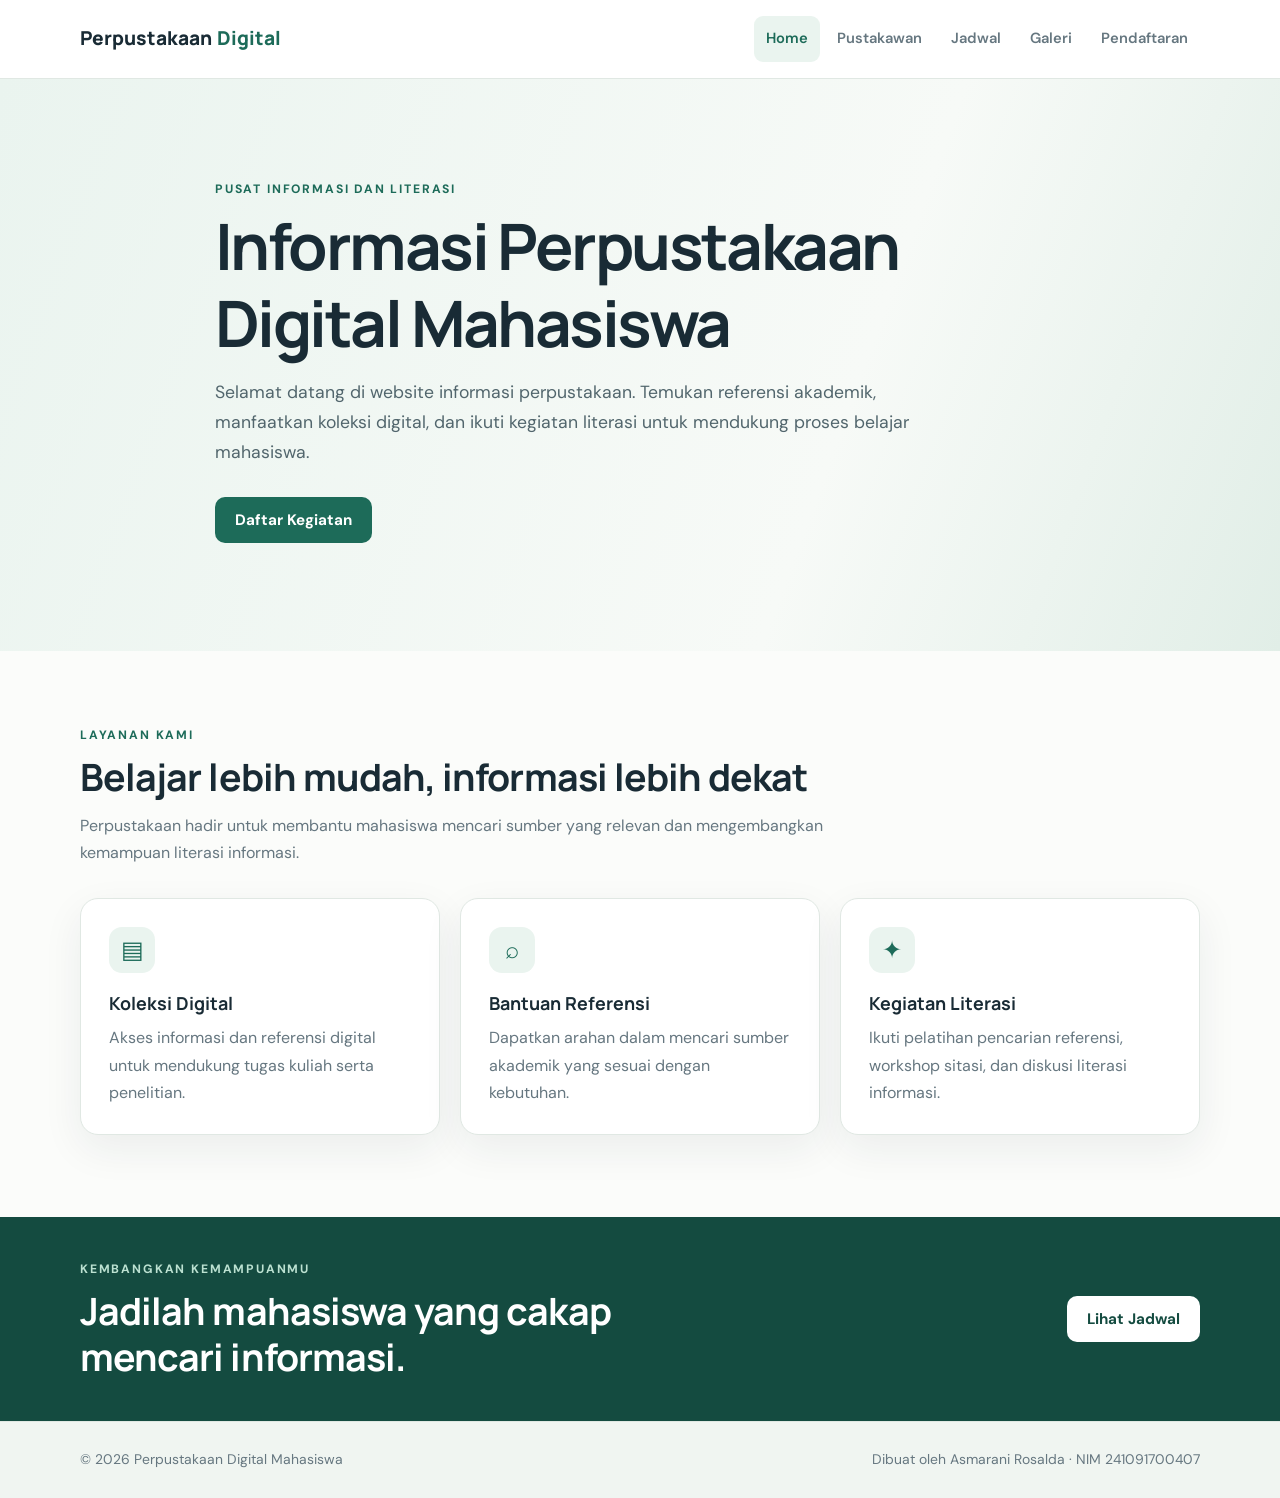
<file: index.html>
<!DOCTYPE html>
<html lang="id">
<head>
  <meta charset="UTF-8">
  <meta name="viewport" content="width=device-width, initial-scale=1.0">
  <title>Home | Perpustakaan Digital Mahasiswa</title>
  <link rel="stylesheet" href="style.css">
</head>
<body>
  <header class="site-header">
    <div class="container header-inner">
      <a class="brand" href="index.html">Perpustakaan<span>Digital</span></a>
      <nav aria-label="Navigasi utama">
        <a class="active" href="index.html">Home</a>
        <a href="pustakawan.html">Pustakawan</a>
        <a href="jadwal.html">Jadwal</a>
        <a href="galeri.html">Galeri</a>
        <a href="pendaftaran.html">Pendaftaran</a>
      </nav>
    </div>
  </header>

  <main>
    <section class="hero">
      <div class="container hero-content">
        <p class="eyebrow">Pusat Informasi dan Literasi</p>
        <h1>Informasi Perpustakaan Digital Mahasiswa</h1>
        <p>Selamat datang di website informasi perpustakaan. Temukan referensi akademik, manfaatkan koleksi digital, dan ikuti kegiatan literasi untuk mendukung proses belajar mahasiswa.</p>
        <a class="button" href="pendaftaran.html">Daftar Kegiatan</a>
      </div>
    </section>

    <section class="section container">
      <div class="section-heading">
        <p class="eyebrow">Layanan Kami</p>
        <h2>Belajar lebih mudah, informasi lebih dekat</h2>
        <p>Perpustakaan hadir untuk membantu mahasiswa mencari sumber yang relevan dan mengembangkan kemampuan literasi informasi.</p>
      </div>
      <div class="cards">
        <article class="card">
          <div class="card-icon">▤</div>
          <h3>Koleksi Digital</h3>
          <p>Akses informasi dan referensi digital untuk mendukung tugas kuliah serta penelitian.</p>
        </article>
        <article class="card">
          <div class="card-icon">⌕</div>
          <h3>Bantuan Referensi</h3>
          <p>Dapatkan arahan dalam mencari sumber akademik yang sesuai dengan kebutuhan.</p>
        </article>
        <article class="card">
          <div class="card-icon">✦</div>
          <h3>Kegiatan Literasi</h3>
          <p>Ikuti pelatihan pencarian referensi, workshop sitasi, dan diskusi literasi informasi.</p>
        </article>
      </div>
    </section>
    <section class="callout">
      <div class="container callout-inner">
        <div><p class="eyebrow">Kembangkan kemampuanmu</p><h2>Jadilah mahasiswa yang cakap mencari informasi.</h2></div>
        <a class="button button-light" href="jadwal.html">Lihat Jadwal</a>
      </div>
    </section>
  </main>

  <footer><div class="container footer-inner"><p>© 2026 Perpustakaan Digital Mahasiswa</p><p>Dibuat oleh Asmarani Rosalda · NIM 241091700407</p></div></footer>
</body>
</html>
</file>
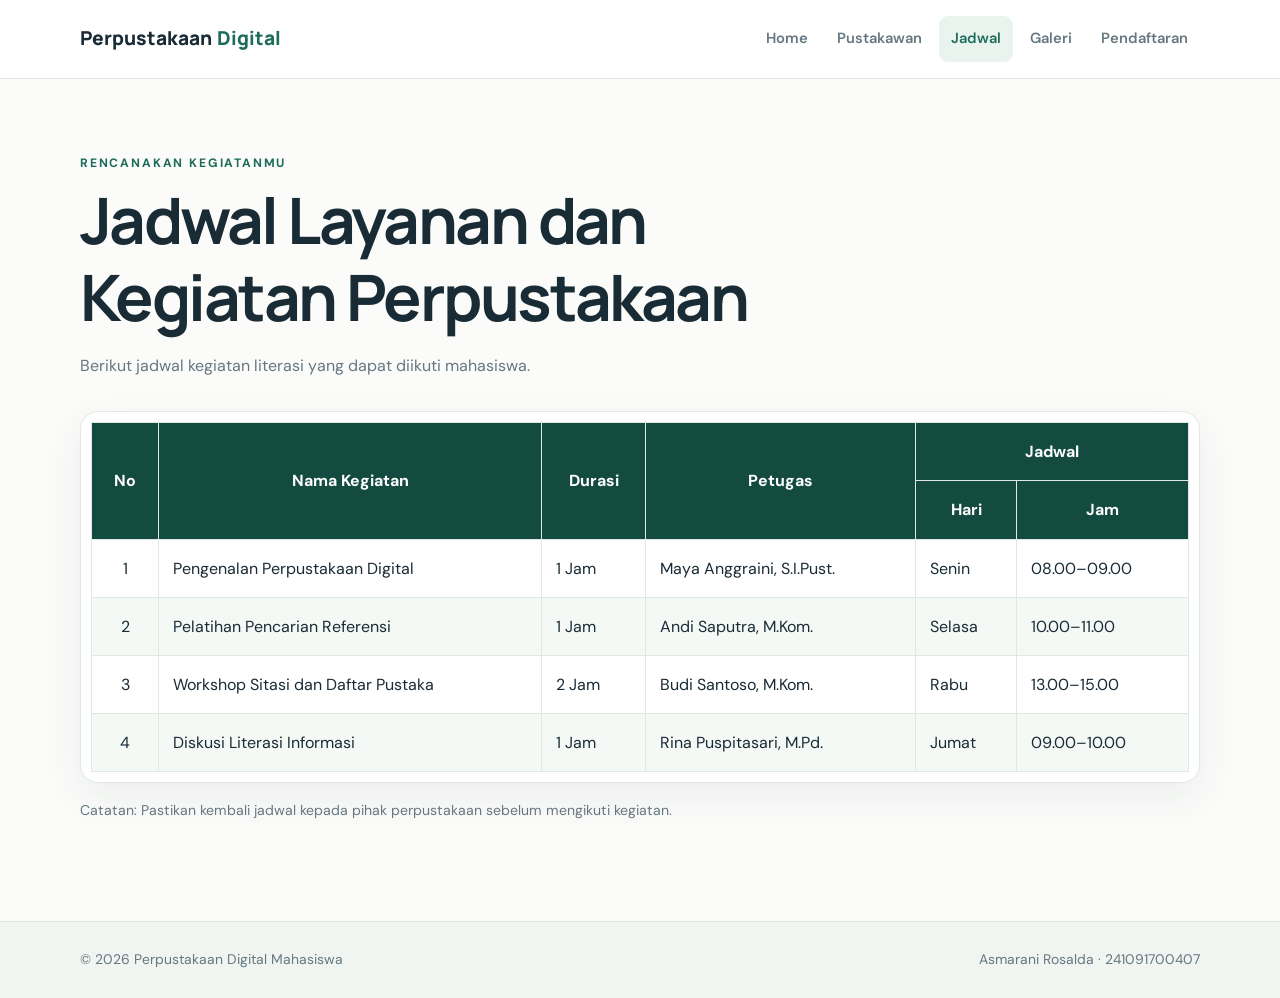
<file: jadwal.html>
<!DOCTYPE html>
<html lang="id">
<head>
  <meta charset="UTF-8">
  <meta name="viewport" content="width=device-width, initial-scale=1.0">
  <title>Jadwal | Perpustakaan Digital Mahasiswa</title>
  <link rel="stylesheet" href="style.css">
</head>
<body>
  <header class="site-header"><div class="container header-inner">
    <a class="brand" href="index.html">Perpustakaan<span>Digital</span></a>
    <nav aria-label="Navigasi utama">
      <a href="index.html">Home</a><a href="pustakawan.html">Pustakawan</a><a class="active" href="jadwal.html">Jadwal</a><a href="galeri.html">Galeri</a><a href="pendaftaran.html">Pendaftaran</a>
    </nav>
  </div></header>
  <main class="section container">
    <div class="page-intro"><p class="eyebrow">Rencanakan Kegiatanmu</p><h1>Jadwal Layanan dan Kegiatan Perpustakaan</h1><p>Berikut jadwal kegiatan literasi yang dapat diikuti mahasiswa.</p></div>
    <div class="table-wrap card">
      <table>
        <thead>
          <tr><th rowspan="2">No</th><th rowspan="2">Nama Kegiatan</th><th rowspan="2">Durasi</th><th rowspan="2">Petugas</th><th colspan="2">Jadwal</th></tr>
          <tr><th>Hari</th><th>Jam</th></tr>
        </thead>
        <tbody>
          <tr><td>1</td><td>Pengenalan Perpustakaan Digital</td><td>1 Jam</td><td>Maya Anggraini, S.I.Pust.</td><td>Senin</td><td>08.00–09.00</td></tr>
          <tr><td>2</td><td>Pelatihan Pencarian Referensi</td><td>1 Jam</td><td>Andi Saputra, M.Kom.</td><td>Selasa</td><td>10.00–11.00</td></tr>
          <tr><td>3</td><td>Workshop Sitasi dan Daftar Pustaka</td><td>2 Jam</td><td>Budi Santoso, M.Kom.</td><td>Rabu</td><td>13.00–15.00</td></tr>
          <tr><td>4</td><td>Diskusi Literasi Informasi</td><td>1 Jam</td><td>Rina Puspitasari, M.Pd.</td><td>Jumat</td><td>09.00–10.00</td></tr>
        </tbody>
      </table>
    </div>
    <p class="note">Catatan: Pastikan kembali jadwal kepada pihak perpustakaan sebelum mengikuti kegiatan.</p>
  </main>
  <footer><div class="container footer-inner"><p>© 2026 Perpustakaan Digital Mahasiswa</p><p>Asmarani Rosalda · 241091700407</p></div></footer>
</body>
</html>
</file>
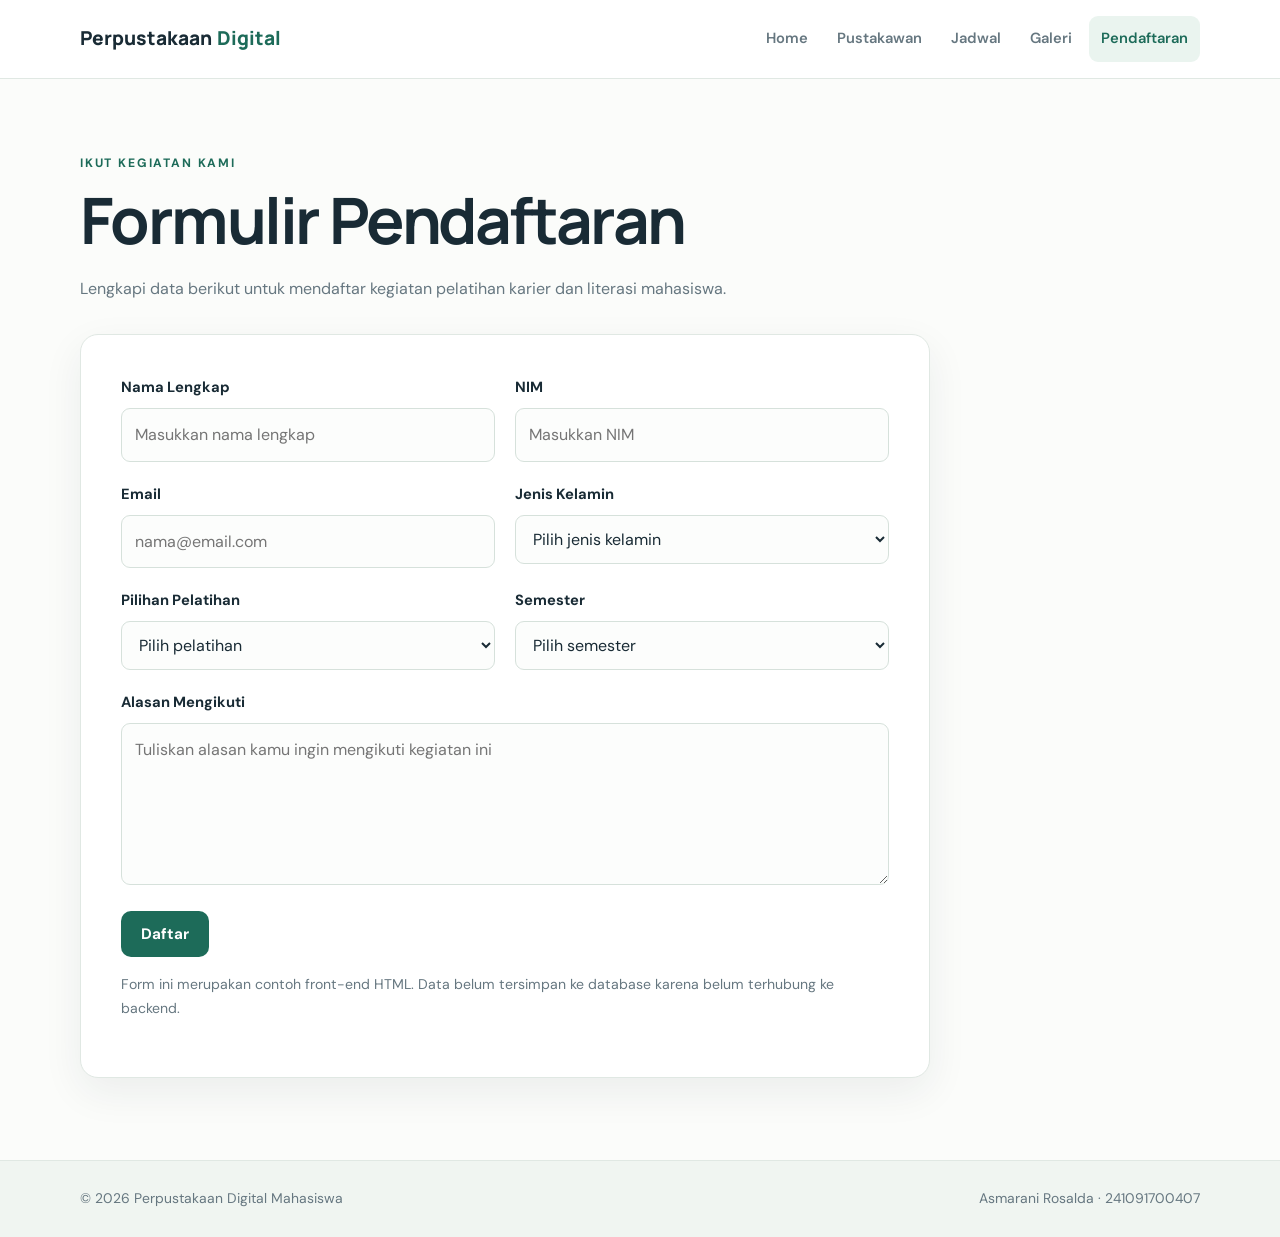
<file: pendaftaran.html>
<!DOCTYPE html>
<html lang="id">
<head>
  <meta charset="UTF-8">
  <meta name="viewport" content="width=device-width, initial-scale=1.0">
  <title>Pendaftaran | Perpustakaan Digital Mahasiswa</title>
  <link rel="stylesheet" href="style.css">
</head>
<body>
  <header class="site-header"><div class="container header-inner">
    <a class="brand" href="index.html">Perpustakaan<span>Digital</span></a>
    <nav aria-label="Navigasi utama">
      <a href="index.html">Home</a><a href="pustakawan.html">Pustakawan</a><a href="jadwal.html">Jadwal</a><a href="galeri.html">Galeri</a><a class="active" href="pendaftaran.html">Pendaftaran</a>
    </nav>
  </div></header>
  <main class="section container">
    <div class="page-intro"><p class="eyebrow">Ikut Kegiatan Kami</p><h1>Formulir Pendaftaran</h1><p>Lengkapi data berikut untuk mendaftar kegiatan pelatihan karier dan literasi mahasiswa.</p></div>
    <form class="form-card card" action="#" method="get">
      <div class="form-grid">
        <div class="form-group"><label for="nama">Nama Lengkap</label><input id="nama" name="nama" type="text" placeholder="Masukkan nama lengkap" required></div>
        <div class="form-group"><label for="nim">NIM</label><input id="nim" name="nim" type="text" inputmode="numeric" placeholder="Masukkan NIM" required></div>
        <div class="form-group"><label for="email">Email</label><input id="email" name="email" type="email" placeholder="nama@email.com" required></div>
        <div class="form-group"><label for="gender">Jenis Kelamin</label><select id="gender" name="jenis_kelamin" required><option value="">Pilih jenis kelamin</option><option>Perempuan</option><option>Laki-laki</option></select></div>
        <div class="form-group"><label for="pelatihan">Pilihan Pelatihan</label><select id="pelatihan" name="pelatihan" required><option value="">Pilih pelatihan</option><option>Pelatihan Pencarian Referensi</option><option>Workshop Sitasi dan Daftar Pustaka</option><option>Diskusi Literasi Informasi</option></select></div>
        <div class="form-group"><label for="semester">Semester</label><select id="semester" name="semester" required><option value="">Pilih semester</option><option>1</option><option>2</option><option>3</option><option>4</option><option>5</option><option>6</option><option>7</option><option>8</option></select></div>
        <div class="form-group full-width"><label for="alasan">Alasan Mengikuti</label><textarea id="alasan" name="alasan" rows="5" placeholder="Tuliskan alasan kamu ingin mengikuti kegiatan ini" required></textarea></div>
      </div>
      <button class="button" type="submit">Daftar</button>
      <p class="note">Form ini merupakan contoh front-end HTML. Data belum tersimpan ke database karena belum terhubung ke backend.</p>
    </form>
  </main>
  <footer><div class="container footer-inner"><p>© 2026 Perpustakaan Digital Mahasiswa</p><p>Asmarani Rosalda · 241091700407</p></div></footer>
</body>
</html>
</file>
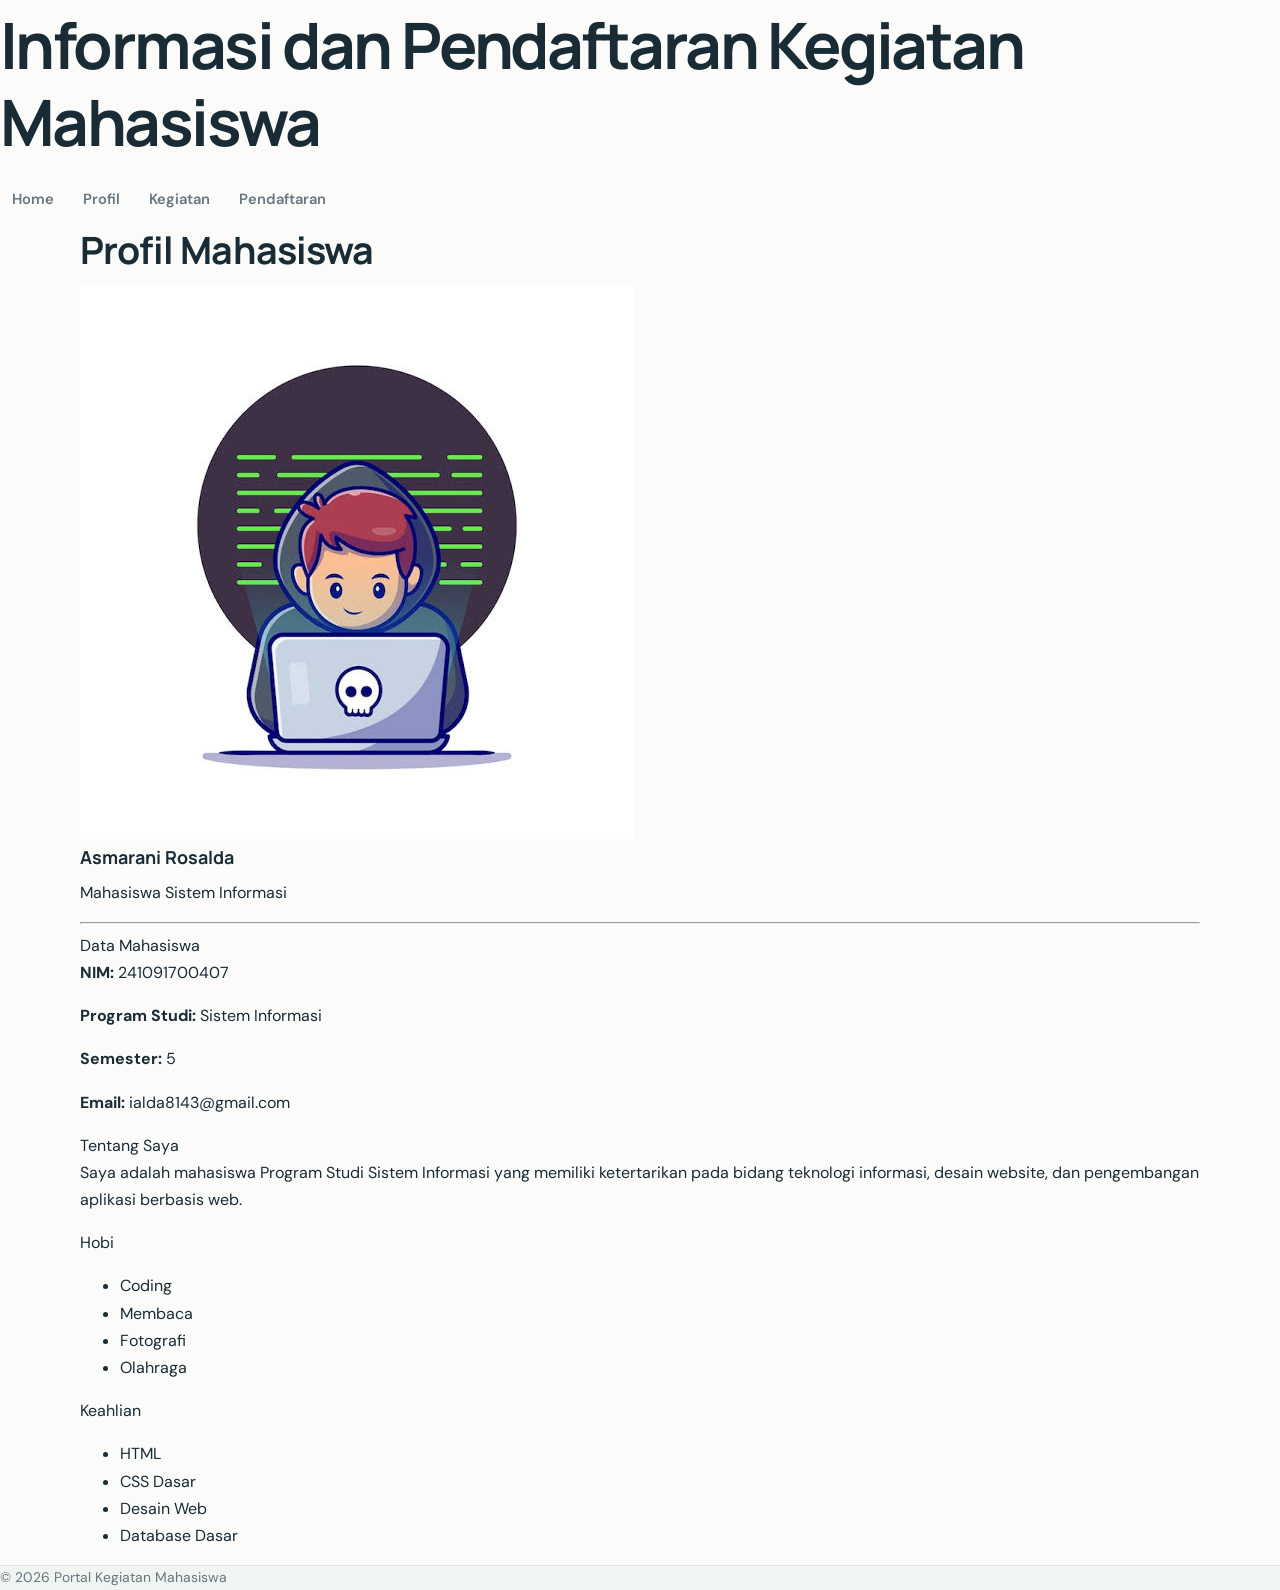
<file: praktek.html>
<!DOCTYPE html>
<html lang="id">
<head>
    <meta charset="UTF-8">
    <meta name="viewport" content="width=device-width, initial-scale=1.0">
    <title>Profil Mahasiswa</title>

    <link rel="stylesheet" href="style.css">
</head>
<body>

    <header>
        <h1>Informasi dan Pendaftaran Kegiatan Mahasiswa</h1>
    </header>

    <nav>
        <a href="#">Home</a>
        <a href="#">Profil</a>
        <a href="#">Kegiatan</a>
        <a href="#">Pendaftaran</a>
    </nav>

    <main class="container">

        <section class="profil">

            <h2>Profil Mahasiswa</h2>

            <img src="img/profil.jpg" alt="Foto Profil" class="foto-profil">

            <h3>Asmarani Rosalda</h3>
            <p class="jurusan">Mahasiswa Sistem Informasi</p>

            <hr>

            <div class="judul-section">
                Data Mahasiswa
            </div>

            <div class="data-mahasiswa">
                <p><strong>NIM:</strong> 241091700407</p>

                <p>
                    <strong>Program Studi:</strong>
                    Sistem Informasi
                </p>

                <p>
                    <strong>Semester:</strong> 5
                </p>

                <p>
                    <strong>Email:</strong>
                    ialda8143@gmail.com
                </p>
            </div>

            <!-- Tentang Saya -->
            <div class="judul-section">
                Tentang Saya
            </div>

            <p class="tentang">
                Saya adalah mahasiswa Program Studi Sistem Informasi
                yang memiliki ketertarikan pada bidang teknologi informasi,
                desain website, dan pengembangan aplikasi berbasis web.
            </p>

            <!-- Hobi -->
            <div class="judul-section">
                Hobi
            </div>

            <ul>
                <li>Coding</li>
                <li>Membaca</li>
                <li>Fotografi</li>
                <li>Olahraga</li>
            </ul>

            <!-- Keahlian -->
            <div class="judul-section">
                Keahlian
            </div>

            <ul>
                <li>HTML</li>
                <li>CSS Dasar</li>
                <li>Desain Web</li>
                <li>Database Dasar</li>
            </ul>

        </section>

    </main>

    <!-- Footer -->
    <footer>
        &copy; 2026 Portal Kegiatan Mahasiswa
    </footer>

</body>
</html>
</file>
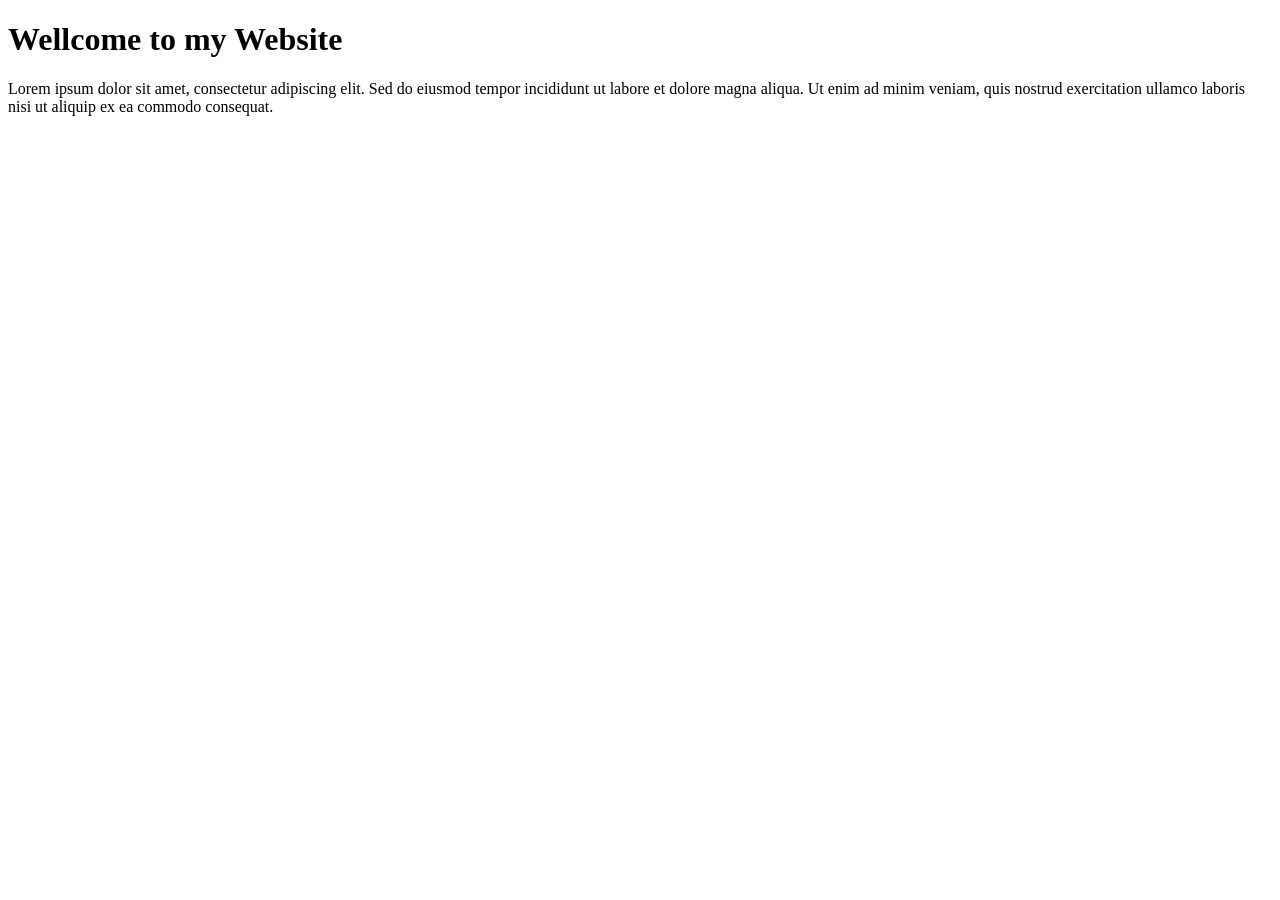
<file: program1.html>
<!DOCTYPE html>
<html lang="id">
<head>
    <meta charset="UTF-8">
    <meta name="viewport" 
    content="width=device-width, initial-scale=1.0">
    <title>Page one</title>
</head>
<body>

    <h1>Wellcome to my Website</h1>
    <p>
        Lorem ipsum dolor sit amet, consectetur adipiscing elit.
        Sed do eiusmod tempor incididunt ut labore et dolore magna aliqua.
        Ut enim ad minim veniam, quis nostrud exercitation ullamco laboris
        nisi ut aliquip ex ea commodo consequat.
    </p>
</body>
</html>
</file>
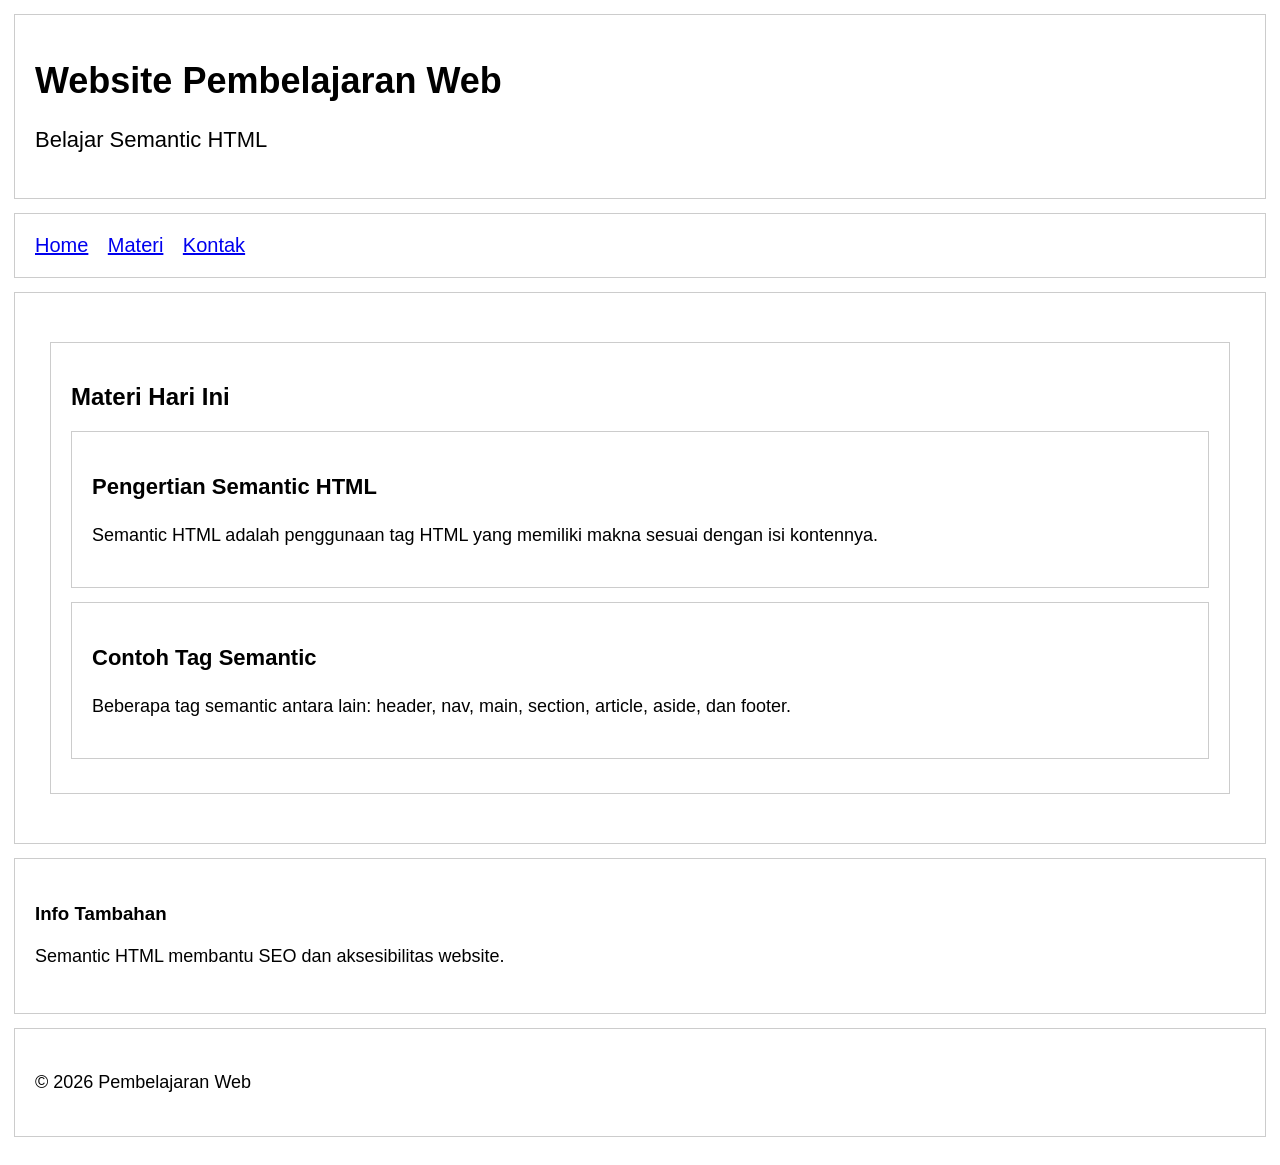
<file: program10.html>
<!DOCTYPE html>
<html lang="id">
<head>
    <meta charset="UTF-8">
    <meta name="viewport" content="width=device-width, initial-scale=1.0">
    <title>Website Pembelajaran Web</title>

    <style>
        * {
            box-sizing: border-box;
        }

        body {
            font-family: Arial, sans-serif;
            margin: 0;
            padding: 14px;
            color: #000;
        }

        header, nav, main, aside, footer {
            border: 1px solid #ccc;
            padding: 20px;
            margin-bottom: 14px;
        }

        header {
            padding: 30px 20px;
        }

        header h1 {
            font-size: 36px;
            margin: 15px 0 25px;
        }

        header p {
            font-size: 22px;
            margin-bottom: 15px;
        }

        nav a {
            font-size: 20px;
            margin-right: 15px;
        }

        main {
            padding: 35px;
        }

        section {
            border: 1px solid #ccc;
            padding: 20px;
            margin: 14px 0;
        }

        article {
            border: 1px solid #ccc;
            padding: 20px;
            margin: 14px 0;
        }

        article h3 {
            font-size: 22px;
        }

        article p, aside p {
            font-size: 18px;
            line-height: 1.5;
        }

        aside {
            padding: 25px 20px;
        }

        footer {
            padding: 25px 20px;
            font-size: 18px;
        }

        @media (max-width: 600px) {
            main {
                padding: 15px;
            }

            header h1 {
                font-size: 28px;
            }

            nav a {
                display: inline-block;
                margin: 5px;
            }
        }
    </style>
</head>
<body>

    <header>
        <h1>Website Pembelajaran Web</h1>
        <p>Belajar Semantic HTML</p>
    </header>

    <nav>
        <a href="#">Home</a>
        <a href="#">Materi</a>
        <a href="#">Kontak</a>
    </nav>

    <main>
        <section>
            <h2>Materi Hari Ini</h2>

            <article>
                <h3>Pengertian Semantic HTML</h3>
                <p>
                    Semantic HTML adalah penggunaan tag HTML
                    yang memiliki makna sesuai dengan isi kontennya.
                </p>
            </article>

            <article>
                <h3>Contoh Tag Semantic</h3>
                <p>
                    Beberapa tag semantic antara lain: header, nav,
                    main, section, article, aside, dan footer.
                </p>
            </article>
        </section>
    </main>

    <aside>
        <h3>Info Tambahan</h3>
        <p>Semantic HTML membantu SEO dan aksesibilitas website.</p>
    </aside>

    <footer>
        <p>&copy; 2026 Pembelajaran Web</p>
    </footer>

</body>
</html>
</file>
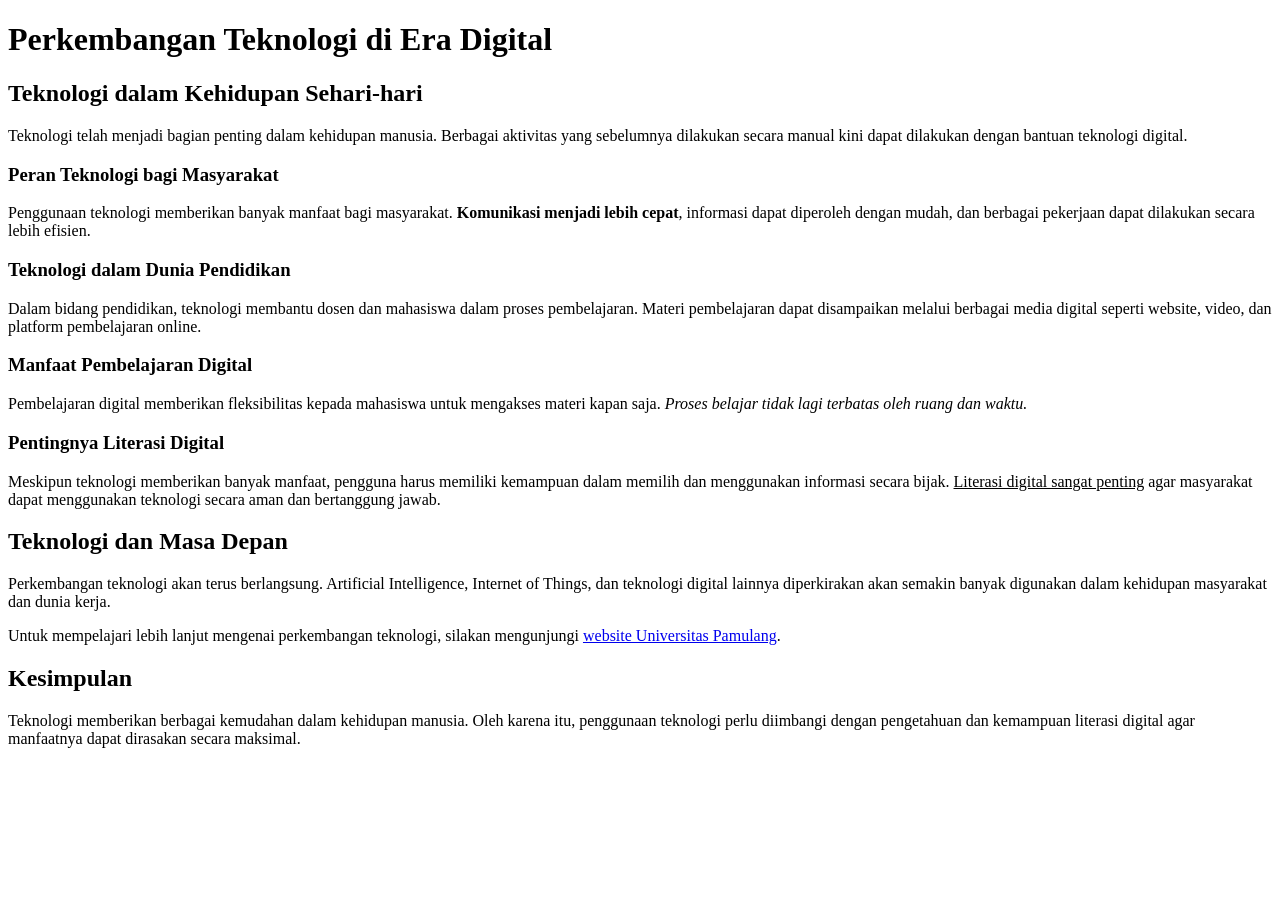
<file: program2.html>
<!DOCTYPE html>
<html>
<head>
    <title>Perkembangan Teknologi di Era Digital</title>
</head>

<body>

    <h1>Perkembangan Teknologi di Era Digital</h1>

    <h2>Teknologi dalam Kehidupan Sehari-hari</h2>
    <p>
        Teknologi telah menjadi bagian penting dalam kehidupan manusia.
        Berbagai aktivitas yang sebelumnya dilakukan secara manual kini
        dapat dilakukan dengan bantuan teknologi digital.
    </p>

    <h3>Peran Teknologi bagi Masyarakat</h3>
    <p>
        Penggunaan teknologi memberikan banyak manfaat bagi masyarakat.
        <b>Komunikasi menjadi lebih cepat</b>, informasi dapat diperoleh
        dengan mudah, dan berbagai pekerjaan dapat dilakukan secara lebih efisien.
    </p>

    <h3>Teknologi dalam Dunia Pendidikan</h3>
    <p>
        Dalam bidang pendidikan, teknologi membantu dosen dan mahasiswa
        dalam proses pembelajaran. Materi pembelajaran dapat disampaikan
        melalui berbagai media digital seperti website, video, dan platform
        pembelajaran online.
    </p>

    <h3>Manfaat Pembelajaran Digital</h3>
    <p>
        Pembelajaran digital memberikan fleksibilitas kepada mahasiswa
        untuk mengakses materi kapan saja.
        <i>Proses belajar tidak lagi terbatas oleh ruang dan waktu.</i>
    </p>

    <h3>Pentingnya Literasi Digital</h3>
    <p>
        Meskipun teknologi memberikan banyak manfaat, pengguna harus
        memiliki kemampuan dalam memilih dan menggunakan informasi secara bijak.
        <u>Literasi digital sangat penting</u> agar masyarakat dapat menggunakan
        teknologi secara aman dan bertanggung jawab.
    </p>

    <h2>Teknologi dan Masa Depan</h2>
    <p>
        Perkembangan teknologi akan terus berlangsung. Artificial Intelligence,
        Internet of Things, dan teknologi digital lainnya diperkirakan akan
        semakin banyak digunakan dalam kehidupan masyarakat dan dunia kerja.
    </p>

    <p>
        Untuk mempelajari lebih lanjut mengenai perkembangan teknologi,
        silakan mengunjungi
        <a href="https://www.unpam.ac.id/">website Universitas Pamulang</a>.
    </p>

    <h2>Kesimpulan</h2>
    <p>
        Teknologi memberikan berbagai kemudahan dalam kehidupan manusia.
        Oleh karena itu, penggunaan teknologi perlu diimbangi dengan
        pengetahuan dan kemampuan literasi digital agar manfaatnya dapat
        dirasakan secara maksimal.
    </p>

</body>
</html>
</file>
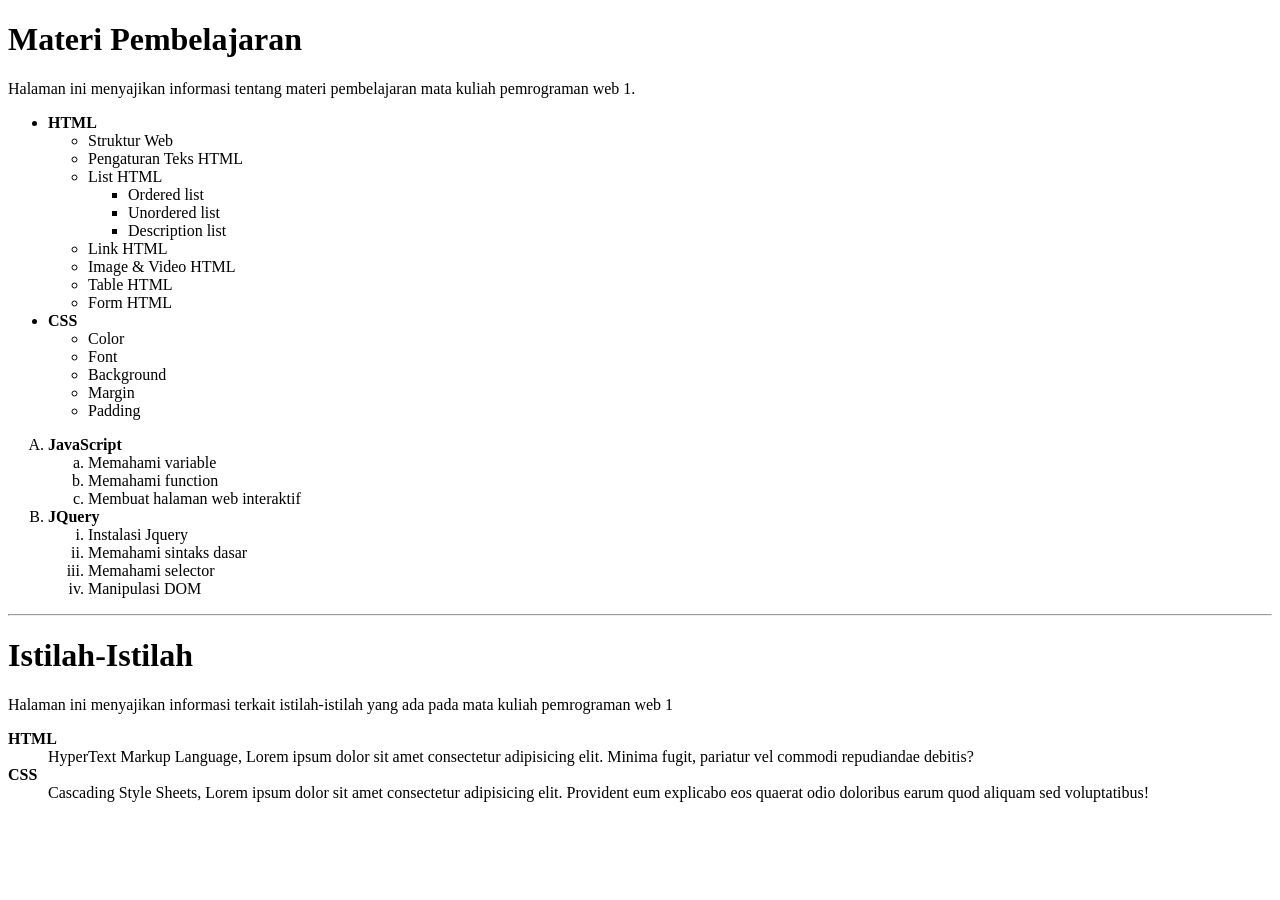
<file: program4.html>
<!DOCTYPE html>
<html>
<head>
    <title>Materi Pembelajaran</title>
</head>
<body>

    <h1>Materi Pembelajaran</h1>
    <p>
        Halaman ini menyajikan informasi tentang materi pembelajaran mata kuliah pemrograman web 1.
    </p>

    <ul>
        <li>
            <b>HTML</b>
            <ul>
                <li>Struktur Web</li>
                <li>Pengaturan Teks HTML</li>
                <li>
                    List HTML
                    <ul>
                        <li>Ordered list</li>
                        <li>Unordered list</li>
                        <li>Description list</li>
                    </ul>
                </li>
                <li>Link HTML</li>
                <li>Image &amp; Video HTML</li>
                <li>Table HTML</li>
                <li>Form HTML</li>
            </ul>
        </li>

        <li>
            <b>CSS</b>
            <ul>
                <li>Color</li>
                <li>Font</li>
                <li>Background</li>
                <li>Margin</li>
                <li>Padding</li>
            </ul>
        </li>
    </ul>

    <ol type="A">
        <li>
            <b>JavaScript</b>
            <ol type="a">
                <li>Memahami variable</li>
                <li>Memahami function</li>
                <li>Membuat halaman web interaktif</li>
            </ol>
        </li>

        <li>
            <b>JQuery</b>
            <ol type="i">
                <li>Instalasi Jquery</li>
                <li>Memahami sintaks dasar</li>
                <li>Memahami selector</li>
                <li>Manipulasi DOM</li>
            </ol>
        </li>
    </ol>

    <hr>

    <h1>Istilah-Istilah</h1>

    <p>
        Halaman ini menyajikan informasi terkait istilah-istilah yang ada pada mata kuliah pemrograman web 1
    </p>

    <dl>
        <dt><b>HTML</b></dt>
        <dd>
            HyperText Markup Language, Lorem ipsum dolor sit amet consectetur adipisicing elit.
            Minima fugit, pariatur vel commodi repudiandae debitis?
        </dd>

        <dt><b>CSS</b></dt>
        <dd>
            Cascading Style Sheets, Lorem ipsum dolor sit amet consectetur adipisicing elit.
            Provident eum explicabo eos quaerat odio doloribus earum quod aliquam sed voluptatibus!
        </dd>
    </dl>

</body>
</html>
</file>
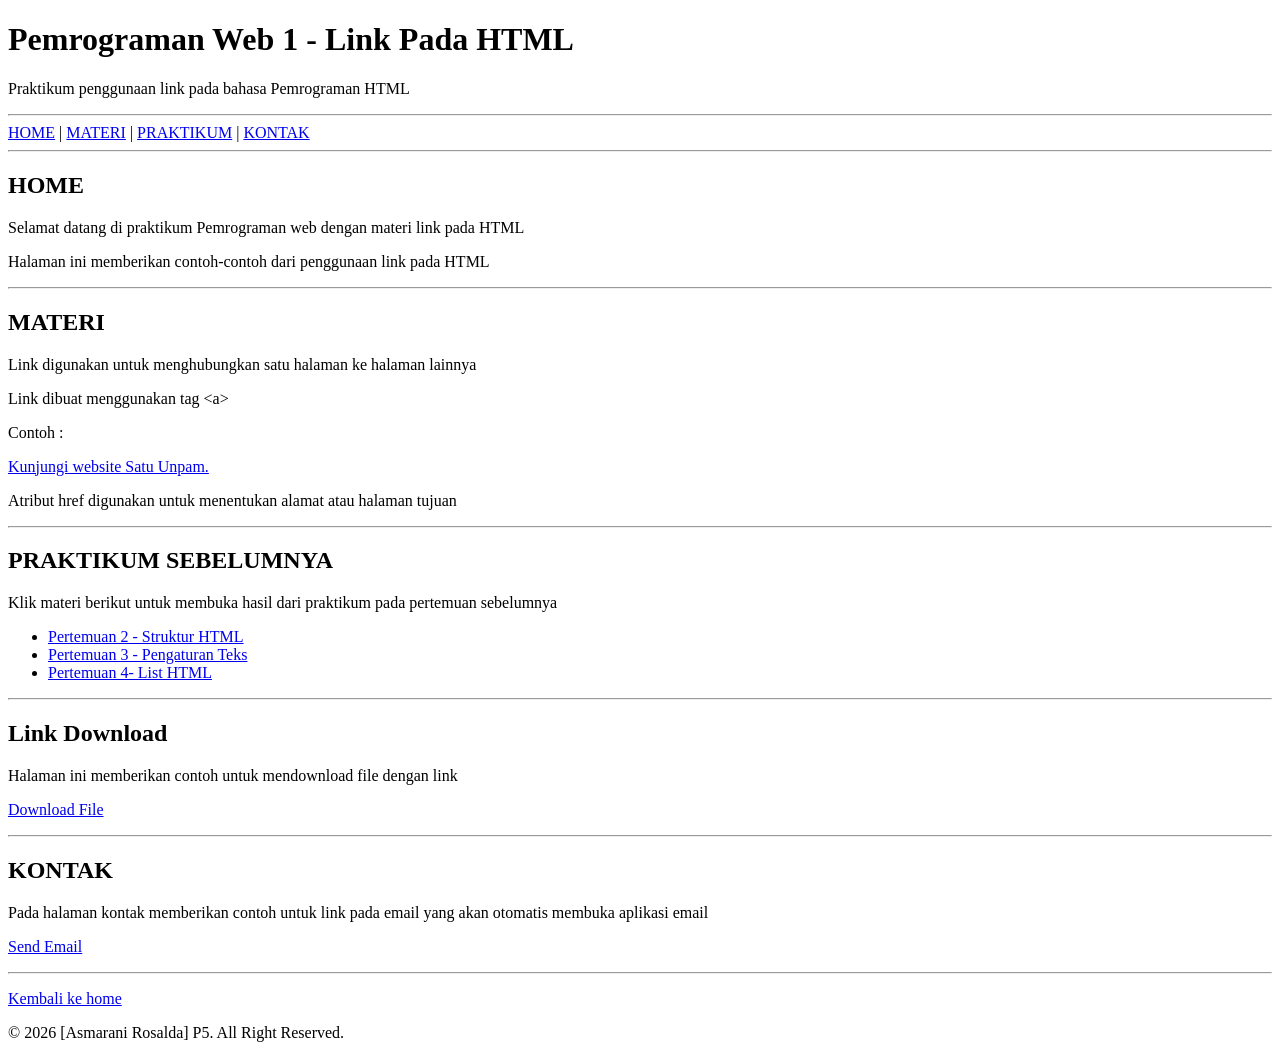
<file: program5.html>
<!DOCTYPE html>
<html lang="id">
<head>
    <meta charset="UTF-8">
    <meta name="viewport" content="width=device-width, initial-scale=1.0">
    <title>Pemrograman Web 1 - Link Pada HTML</title>
</head>

<body>

    <h1>Pemrograman Web 1 - Link Pada HTML</h1>

    <p>Praktikum penggunaan link pada bahasa Pemrograman HTML</p>

    <hr>

    <a href="#home">HOME</a> |
    <a href="#materi">MATERI</a> |
    <a href="#praktikum">PRAKTIKUM</a> |
    <a href="#kontak">KONTAK</a>

    <hr>
    <h2 id="home">HOME</h2>

    <p>
        Selamat datang di praktikum Pemrograman web dengan materi link pada HTML</p>
    <p>
        Halaman ini memberikan contoh-contoh dari penggunaan link pada HTML</p>

    <hr>

    <h2 id="materi">MATERI</h2>

    <p>
        Link digunakan untuk menghubungkan satu halaman ke halaman lainnya</p>

    <p>
        Link dibuat menggunakan tag &lt;a&gt;</p>

    <p>Contoh :</p>

    <p>
        <a href="https://unpam.ac.id/" target="_blank">
            Kunjungi website Satu Unpam.</a>
    </p>

    <p>
        Atribut href digunakan untuk menentukan alamat atau halaman tujuan</p>

    <hr>

    <h2 id="praktikum">PRAKTIKUM SEBELUMNYA</h2>

    <p>
        Klik materi berikut untuk membuka hasil dari praktikum pada pertemuan sebelumnya</p>

    <ul>
        <li>
            <a href="pertemuan2.html">
                Pertemuan 2 - Struktur HTML</a>
        </li>

        <li>
            <a href="pertemuan3.html">
                Pertemuan 3 - Pengaturan Teks</a>
        </li>

        <li>
            <a href="pertemuan4.html">
                Pertemuan 4- List HTML</a>
        </li>
    </ul>

    <hr>

    <h2>Link Download</h2>

    <p>
        Halaman ini memberikan contoh untuk mendownload file dengan link</p>

    <p>
        <a href="file.pdf" download>Download File</a></p>

    <hr>

    <h2 id="kontak">KONTAK</h2>

    <p>
        Pada halaman kontak memberikan contoh untuk link pada email yang akan otomatis
        membuka aplikasi email</p>

    <p>
        <a href="mailto:contoh@gmail.com">Send Email</a></p>

    <hr>

    <p>
        <a href="#home">Kembali ke home</a></p>

    <p>
        © 2026 [Asmarani Rosalda] P5. All Right Reserved.</p>

</body>
</html>
</file>
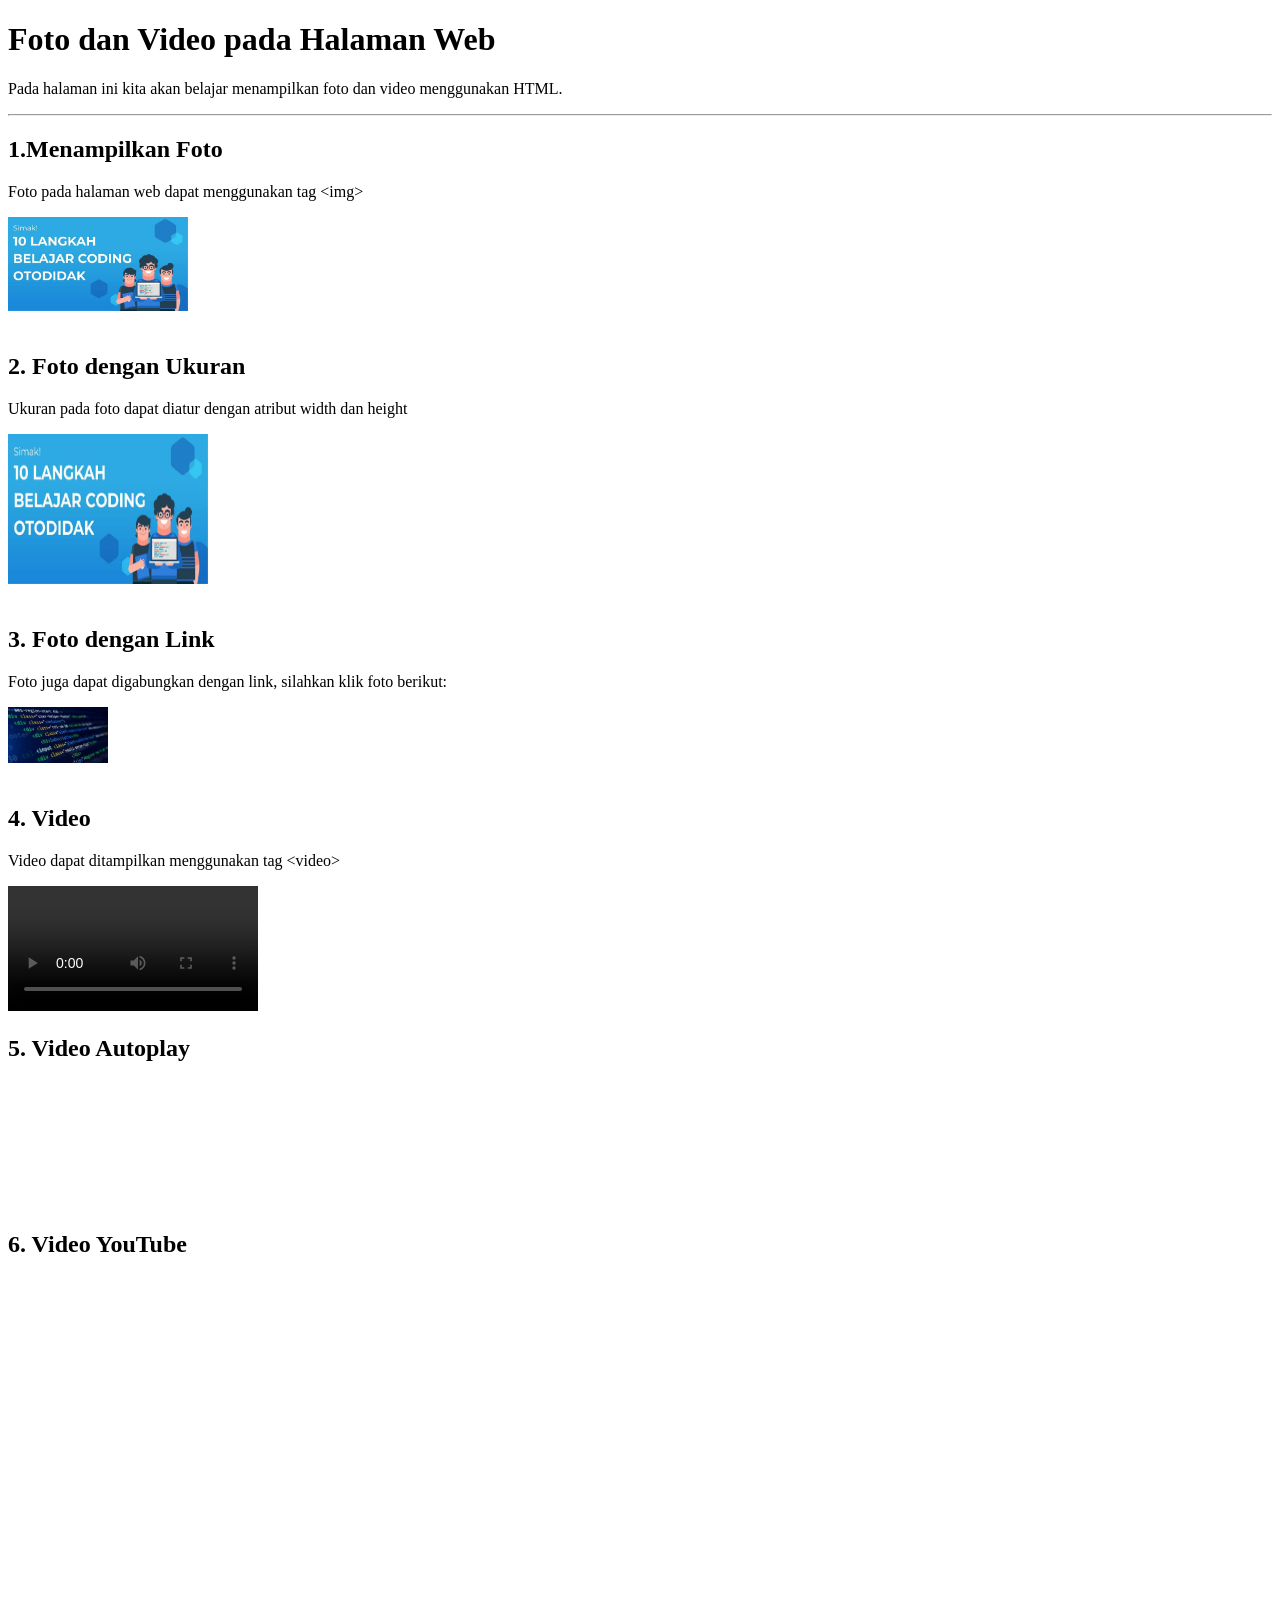
<file: program6.html>
<!DOCTYPE html>
<html lang="id">
<head>
    <meta charset="UTF-8">
    <title>Foto dan Video pada Halaman Web</title>
</head>

<body>

    <h1>Foto dan Video pada Halaman Web</h1>

    <p>Pada halaman ini kita akan belajar menampilkan foto dan video menggunakan HTML.</p>

    <hr>

    <h2>1.Menampilkan Foto</h2>

    <p>Foto pada halaman web dapat menggunakan tag &lt;img&gt;</p>

    <img src="foto.jpe" width="180">

    <br><br>

    <h2>2. Foto dengan Ukuran</h2>

    <p>Ukuran pada foto dapat diatur dengan atribut width dan height</p>

    <img src="foto.jpe" width="200" height="150">

    <br><br>

    <h2>3. Foto dengan Link</h2>

    <p>Foto juga dapat digabungkan dengan link, silahkan klik foto berikut:</p>

    <a href="https://encrypted-tbn0.gstatic.com/images?q=tbn:ANd9GcTB-eUp8ifs7xUG0tOgwW-1a3cW7pUU1cVSrrNB6NHlWQ&s=10" target="_blank">
        <img src="img.jpe" width="100">
    </a>

    <br><br>

    <h2>4. Video</h2>

    <p>Video dapat ditampilkan menggunakan tag &lt;video&gt;</p>

    <video width="250" controls>
        <source src="vidio.mp4" type="video/mp4">
        Browser Anda tidak mendukung video.
    </video>

    <h2>5. Video Autoplay</h2>

    <video width="250" autoplay muted loop>
        <source src="vidio.mp4" type="video/mp4">
        Browser Anda tidak mendukung video.
    </video>

<h2>6. Video YouTube</h2>

<iframe 
    width="560" 
    height="315"
    src="https://youtu.be/pFLTy8HwRo8?si=3Vsw_-qFcViVbbAT"
    title="Belajar coding yang benar" 
    frameborder="0"
    allow="accelerometer; autoplay; clipboard-write; encrypted-media; gyroscope; picture-in-picture; web-share"
    allowfullscreen>
</iframe>

</body>
</html>
</file>
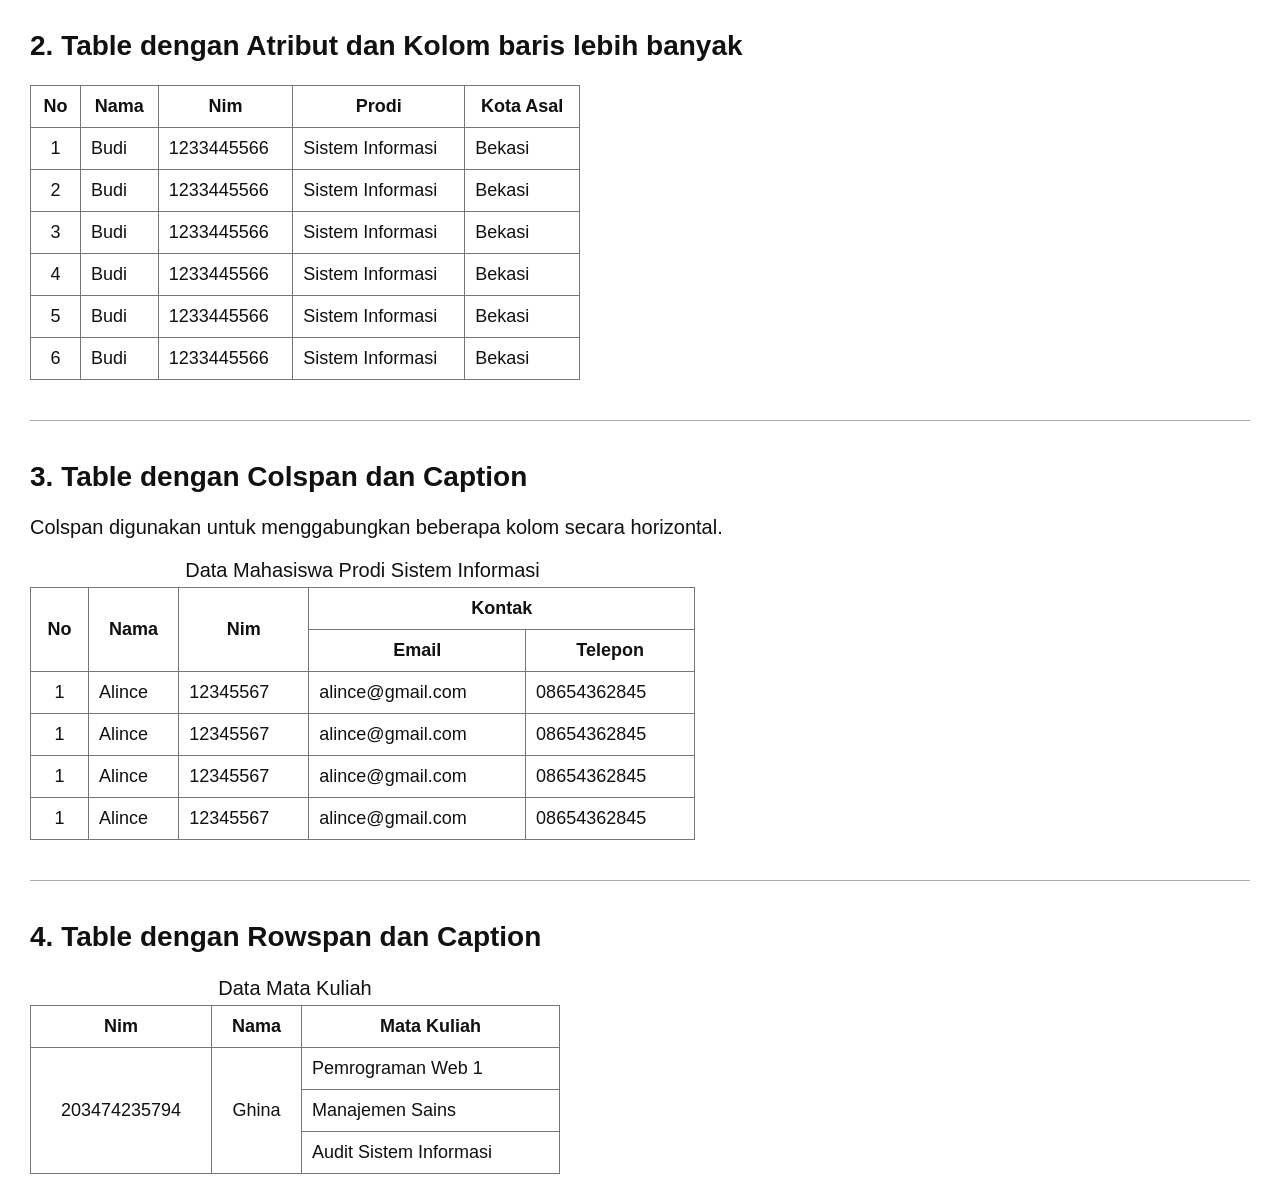
<file: program7.html>
<!DOCTYPE html>
<html lang="id">
<head>
    <meta charset="UTF-8">
    <meta name="viewport" content="width=device-width, initial-scale=1.0">
    <title>Contoh Tabel HTML</title>

    <style>
        body {
            font-family: Arial, sans-serif;
            margin: 30px;
            color: #111;
        }

        h2 {
            font-size: 28px;
            margin-top: 30px;
        }

        hr {
            margin: 40px 0;
            border: none;
            border-top: 1px solid #aaa;
        }

        table {
            border-collapse: collapse;
            margin-top: 15px;
        }

        th, td {
            border: 1px solid #777;
            padding: 10px;
            font-size: 18px;
        }

        th {
            font-weight: bold;
            text-align: center;
        }

        td {
            text-align: left;
        }

        .nomor {
            text-align: center;
        }

        caption {
            caption-side: top;
            font-size: 20px;
            font-weight: normal;
            padding-bottom: 5px;
        }

        .table1 {
            width: 550px;
        }

        .table2 {
            width: 665px;
        }

        .table3 {
            width: 530px;
        }

        .center {
            text-align: center;
        }

        .penjelasan {
            font-size: 20px;
        }
    </style>
</head>

<body>

    <!-- 2. TABLE DENGAN ATRIBUT -->


    <h2>2. Table dengan Atribut dan Kolom baris lebih banyak</h2>

    <table class="table1">
        <tr>
            <th>No</th>
            <th>Nama</th>
            <th>Nim</th>
            <th>Prodi</th>
            <th>Kota Asal</th>
        </tr>

        <tr>
            <td class="nomor">1</td>
            <td>Budi</td>
            <td>1233445566</td>
            <td>Sistem Informasi</td>
            <td>Bekasi</td>
        </tr>

        <tr>
            <td class="nomor">2</td>
            <td>Budi</td>
            <td>1233445566</td>
            <td>Sistem Informasi</td>
            <td>Bekasi</td>
        </tr>

        <tr>
            <td class="nomor">3</td>
            <td>Budi</td>
            <td>1233445566</td>
            <td>Sistem Informasi</td>
            <td>Bekasi</td>
        </tr>

        <tr>
            <td class="nomor">4</td>
            <td>Budi</td>
            <td>1233445566</td>
            <td>Sistem Informasi</td>
            <td>Bekasi</td>
        </tr>

        <tr>
            <td class="nomor">5</td>
            <td>Budi</td>
            <td>1233445566</td>
            <td>Sistem Informasi</td>
            <td>Bekasi</td>
        </tr>

        <tr>
            <td class="nomor">6</td>
            <td>Budi</td>
            <td>1233445566</td>
            <td>Sistem Informasi</td>
            <td>Bekasi</td>
        </tr>
    </table>


    <hr>

    <!-- 3. TABLE DENGAN COLSPAN -->


    <h2>3. Table dengan Colspan dan Caption</h2>

    <p class="penjelasan">
        Colspan digunakan untuk menggabungkan beberapa kolom secara horizontal.
    </p>

    <table class="table2">
        <caption>Data Mahasiswa Prodi Sistem Informasi</caption>

        <tr>
            <th rowspan="2">No</th>
            <th rowspan="2">Nama</th>
            <th rowspan="2">Nim</th>
            <th colspan="2">Kontak</th>
        </tr>

        <tr>
            <th>Email</th>
            <th>Telepon</th>
        </tr>

        <tr>
            <td class="nomor">1</td>
            <td>Alince</td>
            <td>12345567</td>
            <td>alince@gmail.com</td>
            <td>08654362845</td>
        </tr>

        <tr>
            <td class="nomor">1</td>
            <td>Alince</td>
            <td>12345567</td>
            <td>alince@gmail.com</td>
            <td>08654362845</td>
        </tr>

        <tr>
            <td class="nomor">1</td>
            <td>Alince</td>
            <td>12345567</td>
            <td>alince@gmail.com</td>
            <td>08654362845</td>
        </tr>

        <tr>
            <td class="nomor">1</td>
            <td>Alince</td>
            <td>12345567</td>
            <td>alince@gmail.com</td>
            <td>08654362845</td>
        </tr>
    </table>


    <hr>

    <!-- 4. TABLE DENGAN ROWSPAN -->

    <h2>4. Table dengan Rowspan dan Caption</h2>

    <table class="table3">
        <caption>Data Mata Kuliah</caption>

        <tr>
            <th>Nim</th>
            <th>Nama</th>
            <th>Mata Kuliah</th>
        </tr>

        <tr>
            <td rowspan="3" class="center">
                203474235794
            </td>

            <td rowspan="3" class="center">
                Ghina
            </td>

            <td>
                Pemrograman Web 1
            </td>
        </tr>

        <tr>
            <td>
                Manajemen Sains
            </td>
        </tr>

        <tr>
            <td>
                Audit Sistem Informasi
            </td>
        </tr>
    </table>

</body>
</html>
</file>
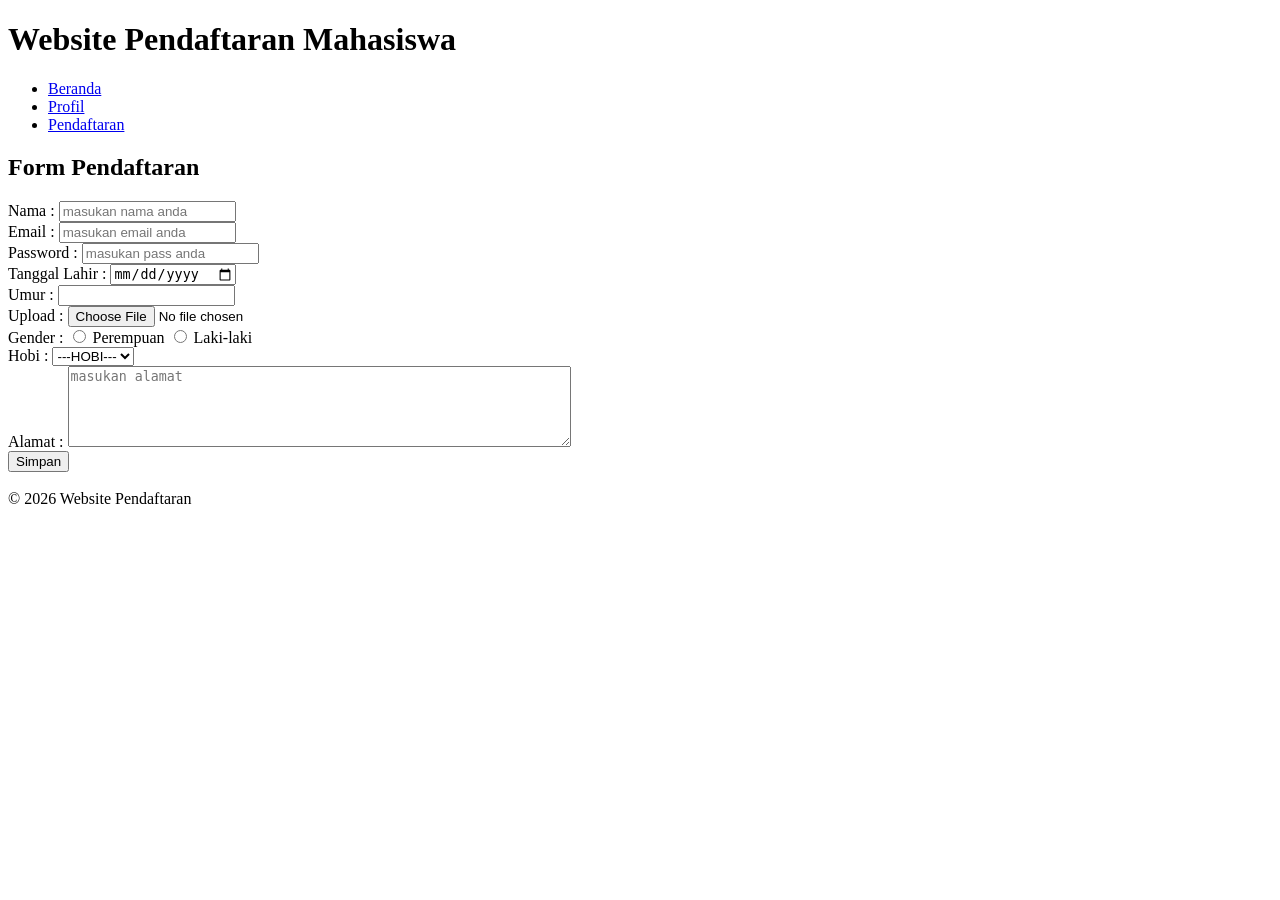
<file: program8.html>
<!DOCTYPE html>
<html lang="id">
<head>
    <meta charset="UTF-8">
    <meta name="viewport" content="width=device-width, initial-scale=1.0">
    <title>Website Pendaftaran Mahasiswa</title>
</head>
<body>

    <h1>Website Pendaftaran Mahasiswa</h1>

    <ul>
        <li><a href="#">Beranda</a></li>
        <li><a href="#">Profil</a></li>
        <li><a href="#">Pendaftaran</a></li>
    </ul>

    <h2>Form Pendaftaran</h2>

    <form>

        <label for="nama">  Nama :</label>
        <input type="text" id="nama" name="nama" placeholder="masukan nama anda">
        <br>

        <label for="email"> Email :</label>
        <input type="email" id="email" name="email" placeholder="masukan email anda">
        <br>

        <label for="password">  Password :</label>
        <input type="password" id="password" name="password" placeholder="masukan pass anda">
        <br>

        <label for="tanggal">   Tanggal Lahir :</label>
        <input type="date" id="tanggal" name="tanggal">
        <br>

        <label for="umur">  Umur :</label>
        <input type="number" id="umur" name="umur">
        <br>

        <label for="upload">    Upload :</label>
        <input type="file" id="upload" name="upload">
        <br>

        <label> Gender :</label>
        <input type="radio" id="perempuan" name="gender" value="Perempuan">
        <label for="perempuan"> Perempuan</label>

        <input type="radio" id="laki" name="gender" value="Laki-laki">
        <label for="laki">  Laki-laki</label>
        <br>

        <label for="hobi">  Hobi :</label>
        <select id="hobi" name="hobi">
            <option value=""    >---HOBI---</option>
            <option value="Membaca" >Membaca</option>
            <option value="Menulis"     >Menulis</option>
            <option value="Olahraga">Olahraga</option>
            <option value="Musik"   >Musik</option>
        </select>
        <br>

        <label for="alamat" >Alamat :</label>
        <textarea id="alamat" name="alamat" rows="5" cols="60" placeholder="masukan alamat"></textarea>
        <br>

        <button type="submit"   >Simpan</button>

    </form>

    <br>

    <footer>
        © 2026 Website Pendaftaran
    </footer>

</body>
</html>
</file>
<file: style.css>
@import url('https://fonts.googleapis.com/css2?family=DM+Sans:wght@400;500;600;700&family=Manrope:wght@400;500;600;700;800&display=swap');

:root {
  --ink: #192b35;
  --muted: #667780;
  --green: #1d6b59;
  --green-dark: #144b40;
  --mint: #eaf4ef;
  --paper: #fbfcfa;
  --line: #e0e8e3;
  --white: #ffffff;
  --shadow: 0 14px 40px rgba(25, 43, 53, .07);
}
* { box-sizing: border-box; }
html { scroll-behavior: smooth; }
body { margin: 0; font-family: 'DM Sans', sans-serif; color: var(--ink); background: var(--paper); line-height: 1.7; }
h1, h2, h3, .brand { font-family: 'Manrope', sans-serif; line-height: 1.2; }
h1 { font-size: clamp(2.2rem, 5vw, 4rem); letter-spacing: -.04em; margin: .45rem 0 1rem; }
h2 { font-size: clamp(1.6rem, 3vw, 2.35rem); letter-spacing: -.025em; margin: .35rem 0 .8rem; }
h3 { font-size: 1.12rem; margin: 0 0 .6rem; }
p { margin: 0 0 1rem; }
.container { width: min(1120px, calc(100% - 40px)); margin-inline: auto; }
.site-header { background: rgba(255,255,255,.96); border-bottom: 1px solid var(--line); position: sticky; top: 0; z-index: 10; }
.header-inner { min-height: 78px; display: flex; align-items: center; justify-content: space-between; gap: 24px; }
.brand { font-size: 1.2rem; font-weight: 800; color: var(--ink); text-decoration: none; white-space: nowrap; }
.brand span { color: var(--green); margin-left: 5px; }
nav { display: flex; align-items: center; flex-wrap: wrap; gap: 5px; }
nav a { text-decoration: none; color: var(--muted); font-size: .92rem; font-weight: 600; padding: 10px 12px; border-radius: 9px; transition: .2s; }
nav a:hover, nav a.active { color: var(--green); background: var(--mint); }
.hero { background: linear-gradient(110deg, #eaf4ef 0%, #f7faf7 65%, #e1eee7 100%); padding: 100px 0 108px; }
.hero-content { max-width: 850px; }
.hero-content > p:not(.eyebrow) { color: #52666d; font-size: 1.1rem; max-width: 700px; margin-bottom: 1.8rem; }
.eyebrow { text-transform: uppercase; letter-spacing: .15em; font-size: .76rem; font-weight: 700; color: var(--green); margin-bottom: .55rem; }
.button { display: inline-flex; align-items: center; justify-content: center; background: var(--green); color: white; border: 0; border-radius: 10px; padding: 13px 20px; font: 700 .95rem 'DM Sans', sans-serif; text-decoration: none; cursor: pointer; transition: .2s; }
.button:hover { background: var(--green-dark); transform: translateY(-1px); }
.button-light { background: white; color: var(--green-dark); }
.section { padding-top: 74px; padding-bottom: 82px; }
.section-small { padding-top: 64px; }
.section-heading, .page-intro { max-width: 760px; margin-bottom: 32px; }
.section-heading > p:last-child, .page-intro > p:last-child { color: var(--muted); }
.cards { display: grid; grid-template-columns: repeat(3, 1fr); gap: 20px; }
.card { background: var(--white); border: 1px solid var(--line); border-radius: 18px; box-shadow: var(--shadow); }
.cards .card { padding: 28px; }
.cards .card p { color: var(--muted); margin-bottom: 0; }
.card-icon { display: grid; place-items: center; width: 46px; height: 46px; border-radius: 13px; color: var(--green); background: var(--mint); font-size: 1.5rem; margin-bottom: 20px; }
.callout { background: var(--green-dark); color: white; padding: 42px 0; }
.callout .eyebrow { color: #bce1d1; }
.callout h2 { max-width: 650px; margin-bottom: 0; }
.callout-inner { display: flex; align-items: center; justify-content: space-between; gap: 30px; }
footer { background: #f0f5f1; border-top: 1px solid var(--line); color: var(--muted); font-size: .87rem; }
.footer-inner { min-height: 76px; display: flex; align-items: center; justify-content: space-between; gap: 20px; }
.footer-inner p { margin: 0; }
.profile { display: grid; grid-template-columns: minmax(250px, .8fr) 1.2fr; overflow: hidden; }
.profile-image { width: 100%; height: 100%; min-height: 330px; object-fit: cover; }
.profile-copy { padding: clamp(24px, 4vw, 44px); align-self: center; }
.profile-copy p { color: var(--muted); }
.profile-copy .profile-role { color: var(--green); font-weight: 700; }
.profile-copy strong { color: var(--ink); }
.table-wrap { overflow-x: auto; padding: 10px; }
table { width: 100%; border-collapse: collapse; min-width: 780px; }
th, td { border: 1px solid var(--line); padding: 15px 14px; text-align: left; vertical-align: middle; }
thead th { background: var(--green-dark); color: white; text-align: center; font-weight: 700; }
tbody tr:nth-child(even) { background: #f5f9f6; }
tbody td:first-child { text-align: center; }
.note { color: var(--muted); font-size: .88rem; margin-top: 16px; }
.gallery-grid { display: grid; grid-template-columns: repeat(2, minmax(0, 1fr)); gap: 24px; }
.gallery-item { overflow: hidden; margin: 0; }
.gallery-item img { display: block; width: 100%; height: 280px; object-fit: cover; }
.gallery-item figcaption { padding: 22px; }
.gallery-item figcaption p { color: var(--muted); margin: 0; }
.video-frame { overflow: hidden; border-radius: 18px; border: 1px solid var(--line); box-shadow: var(--shadow); aspect-ratio: 16 / 9; background: #101b1b; }
.video-frame iframe { width: 100%; height: 100%; border: 0; }
.form-card { max-width: 850px; padding: clamp(22px, 4vw, 40px); }
.form-grid { display: grid; grid-template-columns: repeat(2, minmax(0, 1fr)); gap: 20px; margin-bottom: 26px; }
.form-group { display: flex; flex-direction: column; gap: 8px; }
.form-group label { font-size: .92rem; font-weight: 700; }
input, select, textarea { width: 100%; border: 1px solid #d6e1db; background: #fcfdfc; border-radius: 9px; padding: 12px 13px; font: inherit; color: var(--ink); outline: none; }
input:focus, select:focus, textarea:focus { border-color: var(--green); box-shadow: 0 0 0 3px rgba(29,107,89,.1); }
textarea { resize: vertical; }
.full-width { grid-column: 1 / -1; }
@media (max-width: 820px) {
  .header-inner { padding: 14px 0; align-items: flex-start; flex-direction: column; gap: 10px; }
  nav { gap: 2px; }
  nav a { padding: 8px 10px; }
  .hero { padding: 76px 0 82px; }
  .cards { grid-template-columns: 1fr; }
  .profile { grid-template-columns: 1fr; }
  .profile-image { height: 280px; min-height: 0; }
  .callout-inner { align-items: flex-start; flex-direction: column; }
}
@media (max-width: 560px) {
  .container { width: min(100% - 28px, 1120px); }
  .gallery-grid, .form-grid { grid-template-columns: 1fr; }
  .full-width { grid-column: auto; }
  .footer-inner { padding: 18px 0; align-items: flex-start; flex-direction: column; gap: 6px; }
  .gallery-item img { height: 220px; }
}
</file>
